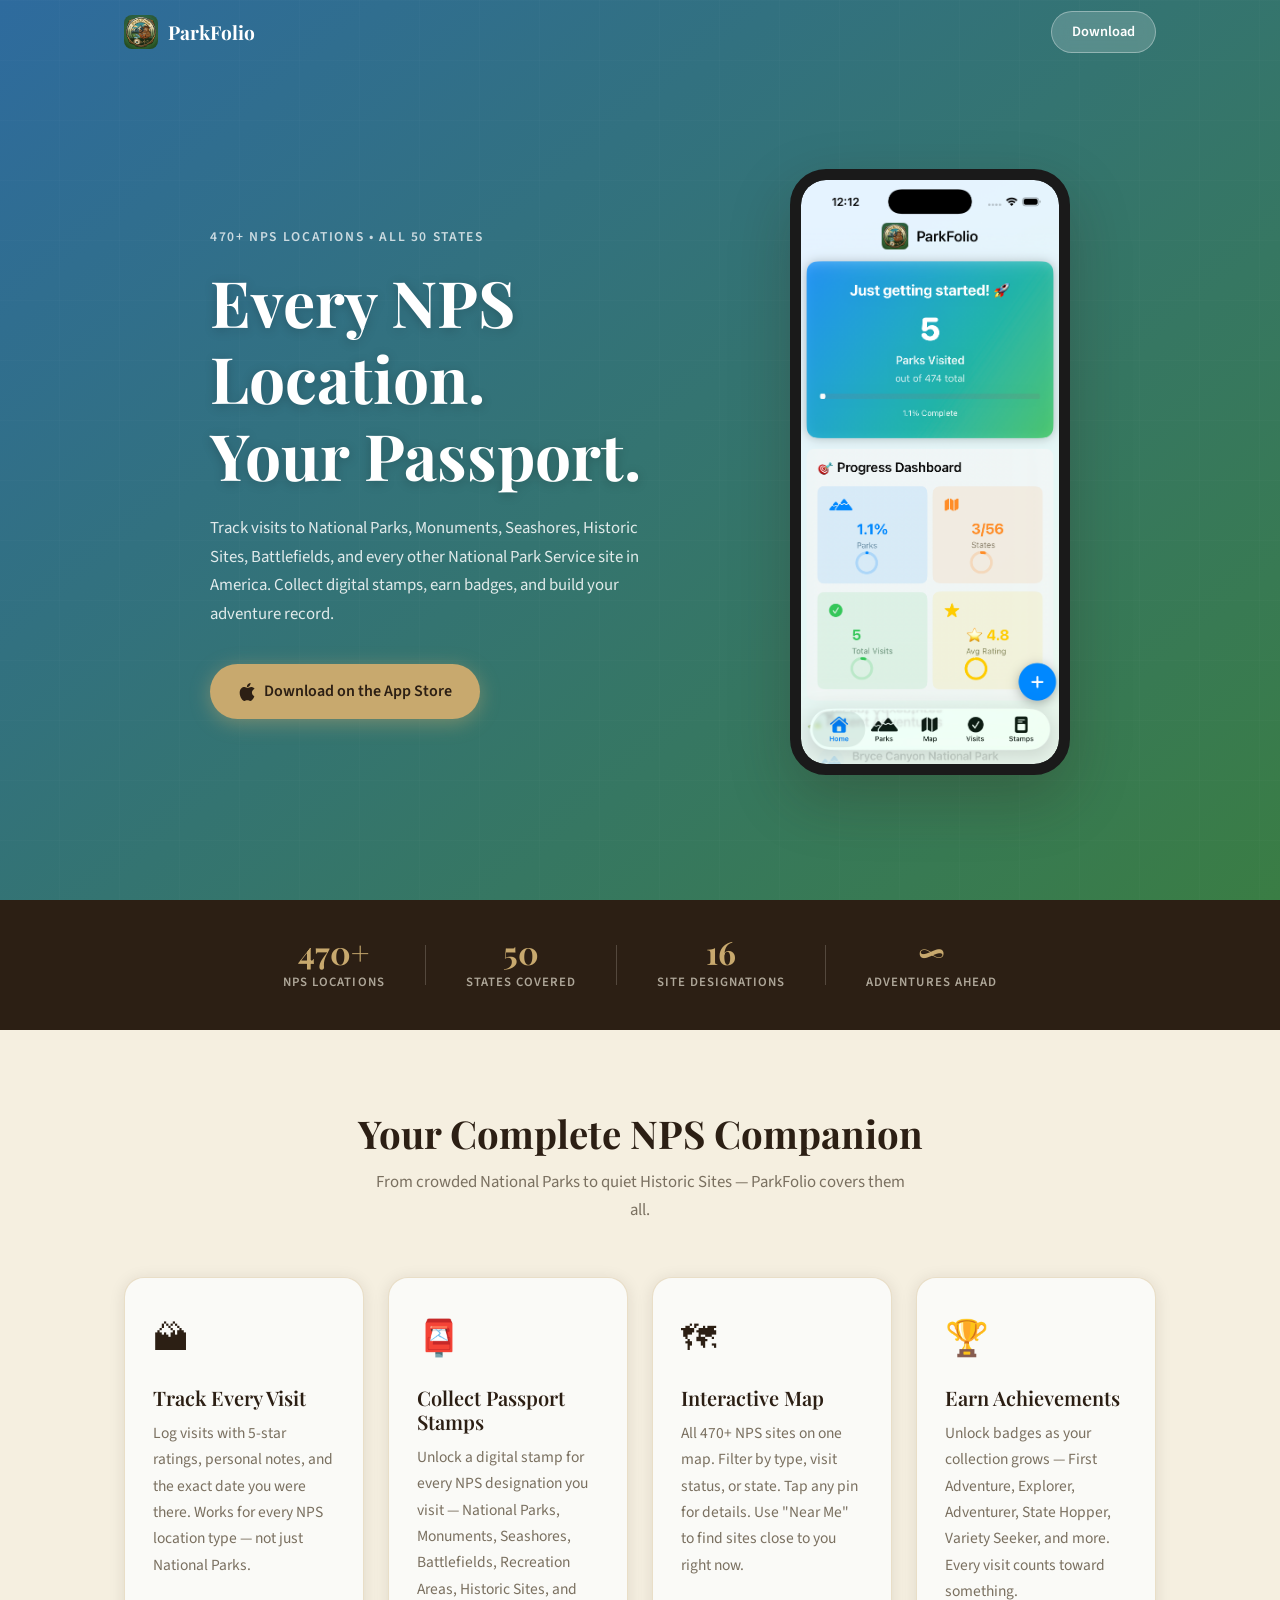
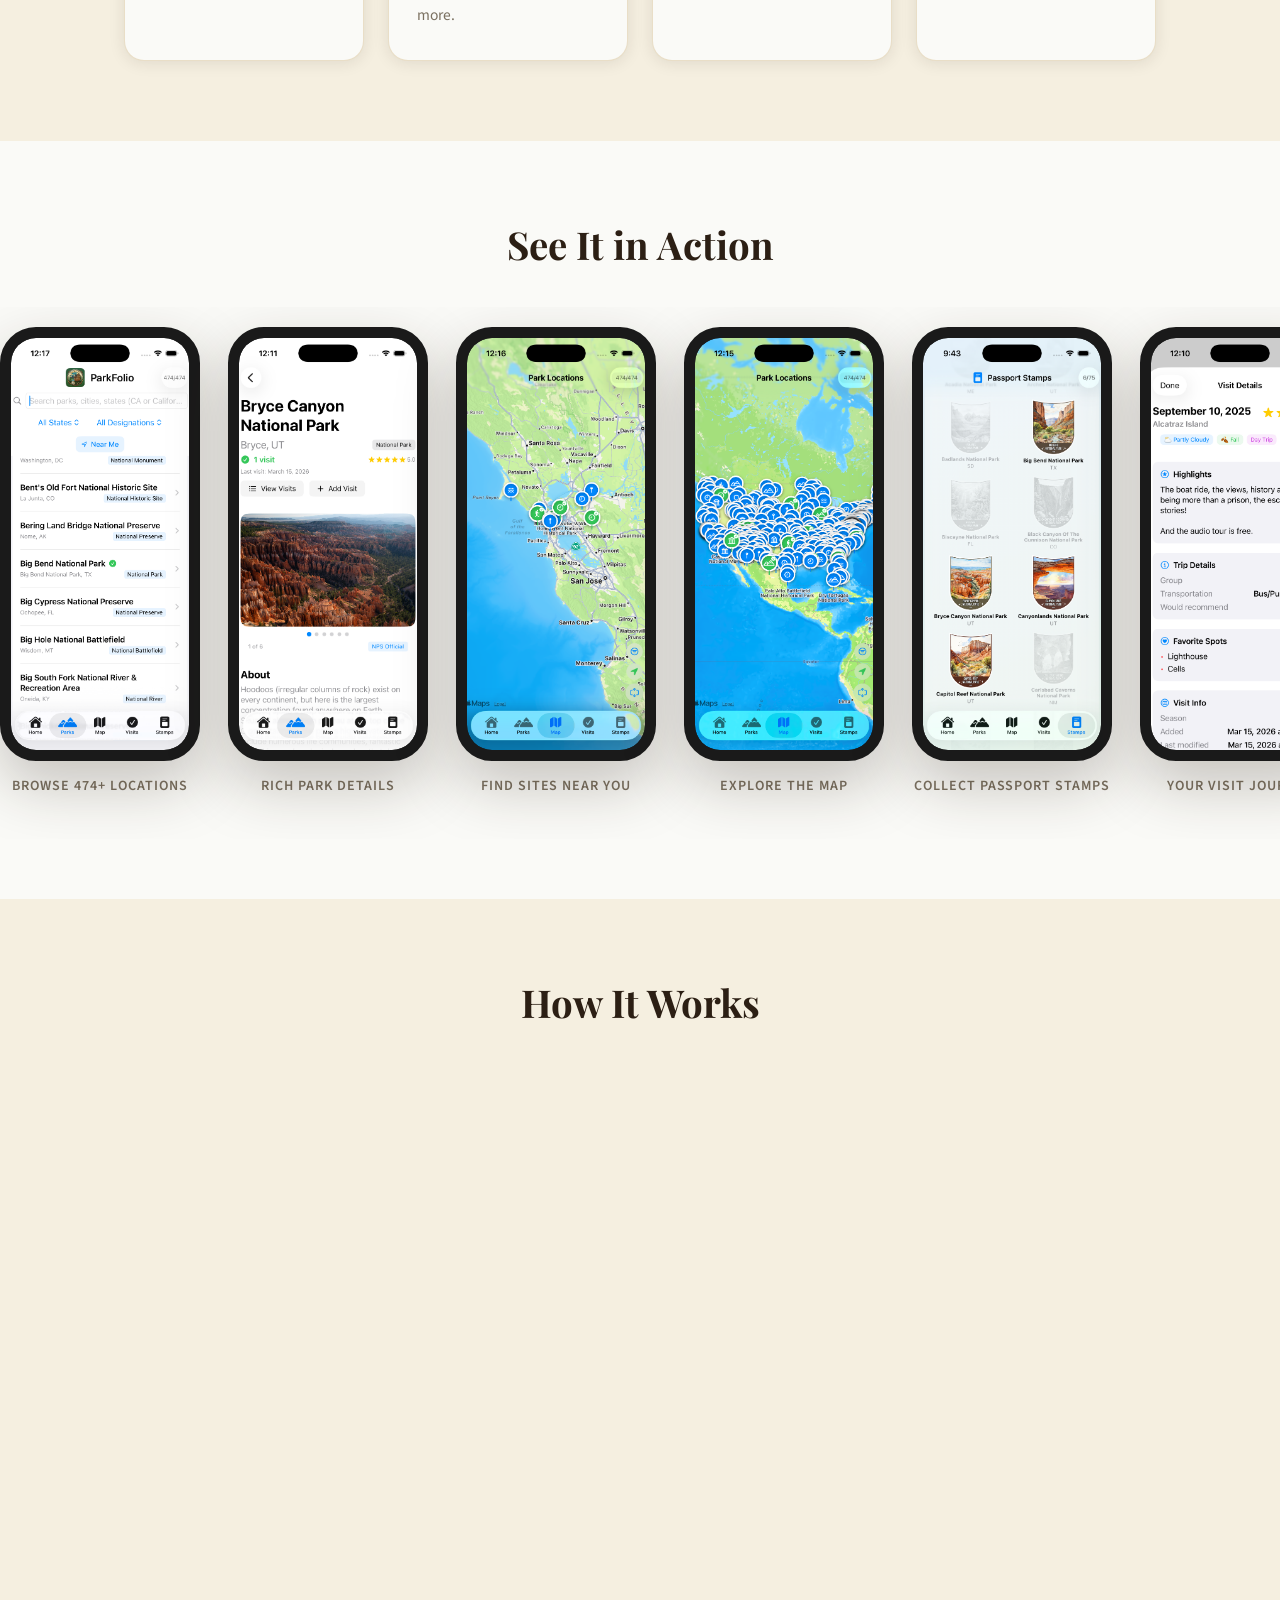
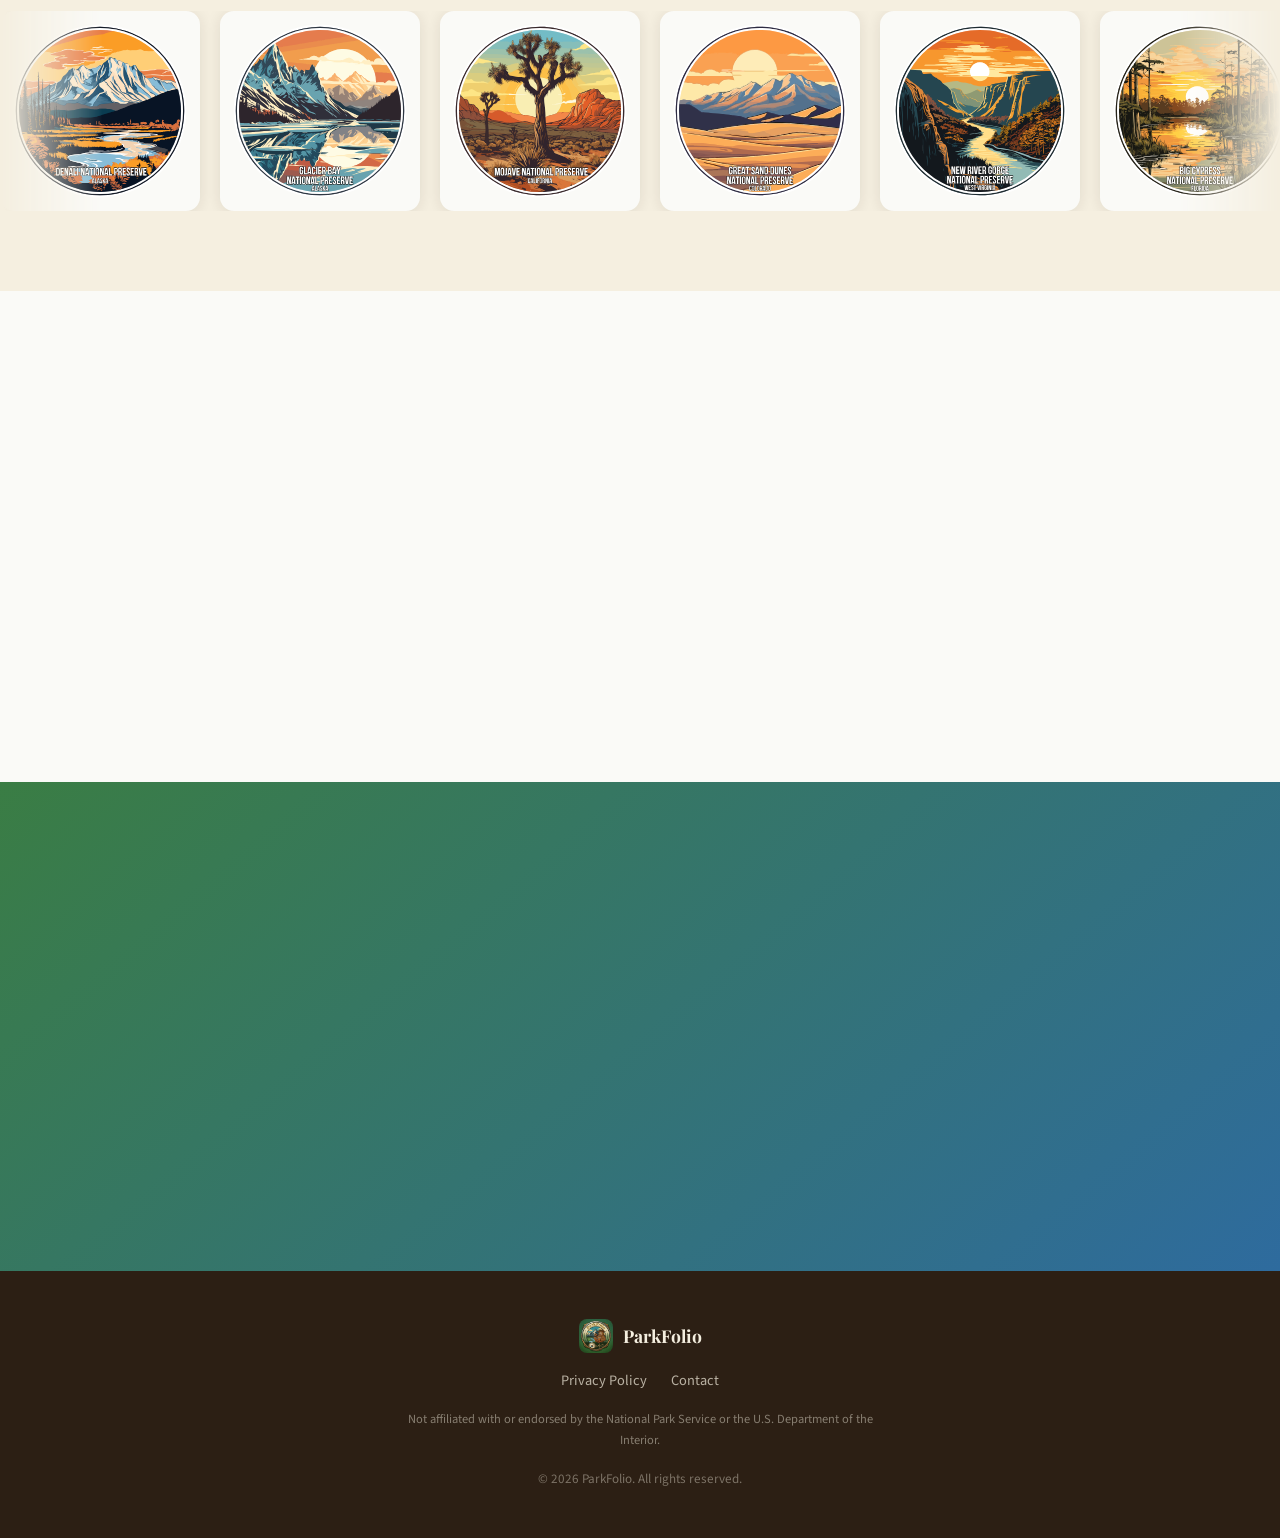
<file: index.html>
<!DOCTYPE html>
<html lang="en">
<head>
  <meta charset="UTF-8" />
  <meta name="viewport" content="width=device-width, initial-scale=1.0" />
  <title>ParkFolio — Every NPS Location. Your Passport.</title>
  <meta name="description" content="Track visits to all 470+ National Park Service locations. Collect digital passport stamps, earn achievement badges, and explore an interactive map of every NPS site in America." />
  <meta property="og:title" content="ParkFolio — Every NPS Location. Your Passport." />
  <meta property="og:description" content="Track visits to all 470+ NPS locations. Collect stamps, earn badges, explore the map." />
  <meta property="og:image" content="assets/AppImages/HomePage.png" />
  <meta property="og:type" content="website" />
  <link rel="icon" type="image/png" href="assets/logo.png" sizes="any" />
  <link rel="apple-touch-icon" href="assets/logo.png" />
  <link rel="preconnect" href="https://fonts.googleapis.com" />
  <link rel="preconnect" href="https://fonts.gstatic.com" crossorigin />
  <link href="https://fonts.googleapis.com/css2?family=Playfair+Display:wght@600;700&family=Source+Sans+3:wght@400;600&display=swap" rel="stylesheet" />
  <link rel="stylesheet" href="style.css" />
</head>
<body>

  <!-- NAV -->
  <nav class="nav" id="nav">
    <div class="nav-inner">
      <a href="#" class="nav-logo">
        <span class="nav-icon-wrap">
          <img src="assets/logo.png" alt="" class="nav-icon" id="nav-logo-img" onerror="this.style.display='none';this.nextElementSibling.style.display='flex'" />
          <span class="nav-icon-fallback" aria-hidden="true">🌲</span>
        </span>
        <span>ParkFolio</span>
      </a>
      <a href="https://apps.apple.com/us/app/parkfolio/id6759869900" class="btn btn-sm" target="_blank" rel="noopener">Download</a>
    </div>
  </nav>

  <!-- HERO -->
  <section class="hero" id="hero">
    <div class="hero-content fade-in">
      <p class="hero-eyebrow">470+ NPS Locations &bull; All 50 States</p>
      <h1 class="hero-title">Every NPS Location.<br>Your Passport.</h1>
      <p class="hero-sub">Track visits to National Parks, Monuments, Seashores, Historic Sites, Battlefields, and every other National Park Service site in America. Collect digital stamps, earn badges, and build your adventure record.</p>
      <div class="hero-ctas">
        <a href="https://apps.apple.com/us/app/parkfolio/id6759869900" class="btn btn-primary" target="_blank" rel="noopener">
          <svg class="apple-icon" viewBox="0 0 814 1000" xmlns="http://www.w3.org/2000/svg" aria-hidden="true"><path d="M788.1 340.9c-5.8 4.5-108.2 62.2-108.2 190.5 0 148.4 130.3 200.9 134.2 202.2-.6 3.2-20.7 71.9-68.7 141.9-42.8 61.6-87.5 123.1-155.5 123.1s-85.5-39.5-164-39.5c-76 0-103.7 40.8-165.9 40.8s-105-57.8-155.5-127.4C46 790.7 0 663 0 541.8c0-207.5 135.4-317.1 269-317.1 71 0 130.5 46.4 174.9 46.4 42.7 0 109.2-49 188.5-49 30.2 0 130.5 2.6 198.3 99.2zm-234-181.5c31.1-36.9 53.1-88.1 53.1-139.3 0-7.1-.6-14.3-1.9-20.1-50.6 1.9-110.8 33.7-147.1 75.8-28.5 32.4-55.1 83.6-55.1 135.5 0 7.8 1.3 15.6 1.9 18.1 3.2.6 8.4 1.3 13.6 1.3 45.4 0 102.5-30.4 135.5-71.3z"/></svg>
          Download on the App Store
        </a>
      </div>
    </div>
    <div class="hero-phone fade-in fade-in-delay">
      <div class="phone-frame">
        <img src="assets/AppImages/HomePage.png" alt="ParkFolio home screen showing park visit statistics and progress dashboard" class="phone-screen" id="hero-screenshot" />
      </div>
    </div>
  </section>

  <!-- STATS BAND -->
  <div class="stats-band">
    <div class="stats-inner">
      <div class="stat-item">
        <span class="stat-number">470+</span>
        <span class="stat-label">NPS Locations</span>
      </div>
      <div class="stat-divider"></div>
      <div class="stat-item">
        <span class="stat-number">50</span>
        <span class="stat-label">States Covered</span>
      </div>
      <div class="stat-divider"></div>
      <div class="stat-item">
        <span class="stat-number">16</span>
        <span class="stat-label">Site Designations</span>
      </div>
      <div class="stat-divider"></div>
      <div class="stat-item">
        <span class="stat-number">∞</span>
        <span class="stat-label">Adventures Ahead</span>
      </div>
    </div>
  </div>

  <!-- FEATURES -->
  <section class="section features" id="features">
    <div class="container">
      <h2 class="section-title reveal">Your Complete NPS Companion</h2>
      <p class="section-sub reveal">From crowded National Parks to quiet Historic Sites — ParkFolio covers them all.</p>
      <div class="features-grid">
        <div class="feature-card reveal">
          <div class="feature-icon">🏔</div>
          <h3>Track Every Visit</h3>
          <p>Log visits with 5-star ratings, personal notes, and the exact date you were there. Works for every NPS location type — not just National Parks.</p>
        </div>
        <div class="feature-card reveal">
          <div class="feature-icon">📮</div>
          <h3>Collect Passport Stamps</h3>
          <p>Unlock a digital stamp for every NPS designation you visit — National Parks, Monuments, Seashores, Battlefields, Recreation Areas, Historic Sites, and more.</p>
        </div>
        <div class="feature-card reveal">
          <div class="feature-icon">🗺</div>
          <h3>Interactive Map</h3>
          <p>All 470+ NPS sites on one map. Filter by type, visit status, or state. Tap any pin for details. Use "Near Me" to find sites close to you right now.</p>
        </div>
        <div class="feature-card reveal">
          <div class="feature-icon">🏆</div>
          <h3>Earn Achievements</h3>
          <p>Unlock badges as your collection grows — First Adventure, Explorer, Adventurer, State Hopper, Variety Seeker, and more. Every visit counts toward something.</p>
        </div>
      </div>
    </div>
  </section>

  <!-- SCREENSHOTS -->
  <section class="section screenshots-section" id="screenshots">
    <div class="container">
      <h2 class="section-title reveal">See It in Action</h2>
    </div>
    <div class="screenshots-scroll">
      <div class="screenshots-track">
        <figure class="screenshot-item reveal">
          <div class="phone-frame phone-sm">
            <img src="assets/AppImages/ParksList.png" alt="Parks list showing 474 NPS locations with search and filter" class="phone-screen" />
          </div>
          <figcaption>Browse 474+ locations</figcaption>
        </figure>
        <figure class="screenshot-item reveal">
          <div class="phone-frame phone-sm">
            <img src="assets/AppImages/ParkDetails.png" alt="Bryce Canyon National Park detail page with photo gallery" class="phone-screen" />
          </div>
          <figcaption>Rich park details</figcaption>
        </figure>
        <figure class="screenshot-item reveal">
          <div class="phone-frame phone-sm">
            <img src="assets/AppImages/NearMe.png" alt="Map zoomed in showing NPS sites near current location" class="phone-screen" />
          </div>
          <figcaption>Find sites near you</figcaption>
        </figure>
        <figure class="screenshot-item reveal">
          <div class="phone-frame phone-sm">
            <img src="assets/AppImages/MapView.png" alt="Interactive map showing all 474 NPS locations across the US" class="phone-screen" />
          </div>
          <figcaption>Explore the map</figcaption>
        </figure>
        <figure class="screenshot-item reveal">
          <div class="phone-frame phone-sm">
            <img src="assets/AppImages/Stamps.png" alt="Passport stamp collection grid showing earned and locked stamps" class="phone-screen" />
          </div>
          <figcaption>Collect passport stamps</figcaption>
        </figure>
        <figure class="screenshot-item reveal">
          <div class="phone-frame phone-sm">
            <img src="assets/AppImages/Visits1.png" alt="Visit details showing highlights, trip info and favorite spots" class="phone-screen" />
          </div>
          <figcaption>Your visit journal</figcaption>
        </figure>
      </div>
    </div>
  </section>

  <!-- HOW IT WORKS -->
  <section class="section how-it-works" id="how-it-works">
    <div class="container">
      <h2 class="section-title reveal">How It Works</h2>
      <div class="steps-grid">
        <div class="step reveal">
          <span class="step-number">01</span>
          <h3>Visit a Site</h3>
          <p>Browse all 470+ NPS locations on the map or search by name. Find sites near you with one tap — from famous National Parks to tucked-away Historic Sites.</p>
        </div>
        <div class="step reveal">
          <span class="step-number">02</span>
          <h3>Log Your Adventure</h3>
          <p>Rate your visit with 1–5 stars, add notes about your experience, and record the date. Takes 30 seconds. Your memory lasts forever.</p>
        </div>
        <div class="step reveal">
          <span class="step-number">03</span>
          <h3>Watch Progress Grow</h3>
          <p>Earn achievement badges, unlock passport stamps for every designation you visit, and track your state-by-state and site-by-site completion percentage.</p>
        </div>
      </div>
    </div>
  </section>

  <!-- STAMPS SHOWCASE -->
  <section class="section stamps-showcase" id="stamps">
    <div class="container">
      <h2 class="section-title reveal">Collect Every Stamp</h2>
      <p class="section-sub reveal">Earn a unique passport stamp for each NPS location you visit. From Acadia to Zion — 75 stamps and counting.</p>
    </div>
    <div class="stamps-carousel-wrap">
      <div class="stamps-carousel">
        <!-- Original set -->
        <div class="stamp-item"><img src="assets/stamps/denali.svg" alt="Denali National Preserve" /></div>
        <div class="stamp-item"><img src="assets/stamps/glacier-bay.svg" alt="Glacier Bay National Preserve" /></div>
        <div class="stamp-item"><img src="assets/stamps/mojave.svg" alt="Mojave National Preserve" /></div>
        <div class="stamp-item"><img src="assets/stamps/great-sand-dunes.svg" alt="Great Sand Dunes National Preserve" /></div>
        <div class="stamp-item"><img src="assets/stamps/new-river-gorge.svg" alt="New River Gorge National Preserve" /></div>
        <div class="stamp-item"><img src="assets/stamps/big-cypress.svg" alt="Big Cypress National Preserve" /></div>
        <div class="stamp-item"><img src="assets/stamps/wrangell.svg" alt="Wrangell–St. Elias National Preserve" /></div>
        <div class="stamp-item"><img src="assets/stamps/tallgrass-prairie.svg" alt="Tallgrass Prairie National Preserve" /></div>
        <!-- Duplicate set for seamless loop -->
        <div class="stamp-item" aria-hidden="true"><img src="assets/stamps/denali.svg" alt="" /></div>
        <div class="stamp-item" aria-hidden="true"><img src="assets/stamps/glacier-bay.svg" alt="" /></div>
        <div class="stamp-item" aria-hidden="true"><img src="assets/stamps/mojave.svg" alt="" /></div>
        <div class="stamp-item" aria-hidden="true"><img src="assets/stamps/great-sand-dunes.svg" alt="" /></div>
        <div class="stamp-item" aria-hidden="true"><img src="assets/stamps/new-river-gorge.svg" alt="" /></div>
        <div class="stamp-item" aria-hidden="true"><img src="assets/stamps/big-cypress.svg" alt="" /></div>
        <div class="stamp-item" aria-hidden="true"><img src="assets/stamps/wrangell.svg" alt="" /></div>
        <div class="stamp-item" aria-hidden="true"><img src="assets/stamps/tallgrass-prairie.svg" alt="" /></div>
      </div>
    </div>
  </section>

  <!-- ACHIEVEMENTS -->
  <section class="section achievements-section" id="achievements">
    <div class="container">
      <h2 class="section-title reveal">Earn Achievement Badges</h2>
      <p class="section-sub reveal">Every milestone has its own badge. How far will you go?</p>
      <div class="badges-grid">
        <div class="badge-card reveal">
          <div class="badge-icon unlocked">🌿</div>
          <h4>First Adventure</h4>
          <p class="badge-req">Visit your first NPS location</p>
        </div>
        <div class="badge-card reveal">
          <div class="badge-icon unlocked">🧭</div>
          <h4>Explorer</h4>
          <p class="badge-req">Visit 10 locations</p>
        </div>
        <div class="badge-card reveal">
          <div class="badge-icon">⛺</div>
          <h4>Adventurer</h4>
          <p class="badge-req">Visit 25 locations</p>
        </div>
        <div class="badge-card reveal">
          <div class="badge-icon">🗺</div>
          <h4>State Hopper</h4>
          <p class="badge-req">Visit parks in 5 states</p>
        </div>
        <div class="badge-card reveal">
          <div class="badge-icon">🌊</div>
          <h4>Variety Seeker</h4>
          <p class="badge-req">Visit 3 different site types</p>
        </div>
        <div class="badge-card reveal">
          <div class="badge-icon locked">👑</div>
          <h4>Park Master</h4>
          <p class="badge-req">Visit 50 locations</p>
        </div>
      </div>
    </div>
  </section>

  <!-- FINAL DOWNLOAD CTA -->
  <section class="section cta-section" id="download">
    <div class="cta-inner reveal">
      <div class="cta-logo-wrap">
        <img src="assets/logo.png" alt="ParkFolio" class="cta-logo" id="cta-logo" onerror="this.style.display='none';document.getElementById('cta-logo-fallback').style.display='flex'" />
        <div class="cta-logo-fallback" id="cta-logo-fallback">🌲</div>
      </div>
      <h2>Start Your Collection</h2>
      <p>Free to download. Every NPS location included. No account required.</p>
      <a href="https://apps.apple.com/us/app/parkfolio/id6759869900" class="btn btn-primary btn-lg" target="_blank" rel="noopener">
        <svg class="apple-icon" viewBox="0 0 814 1000" xmlns="http://www.w3.org/2000/svg" aria-hidden="true"><path d="M788.1 340.9c-5.8 4.5-108.2 62.2-108.2 190.5 0 148.4 130.3 200.9 134.2 202.2-.6 3.2-20.7 71.9-68.7 141.9-42.8 61.6-87.5 123.1-155.5 123.1s-85.5-39.5-164-39.5c-76 0-103.7 40.8-165.9 40.8s-105-57.8-155.5-127.4C46 790.7 0 663 0 541.8c0-207.5 135.4-317.1 269-317.1 71 0 130.5 46.4 174.9 46.4 42.7 0 109.2-49 188.5-49 30.2 0 130.5 2.6 198.3 99.2zm-234-181.5c31.1-36.9 53.1-88.1 53.1-139.3 0-7.1-.6-14.3-1.9-20.1-50.6 1.9-110.8 33.7-147.1 75.8-28.5 32.4-55.1 83.6-55.1 135.5 0 7.8 1.3 15.6 1.9 18.1 3.2.6 8.4 1.3 13.6 1.3 45.4 0 102.5-30.4 135.5-71.3z"/></svg>
        Download on the App Store
      </a>
    </div>
  </section>

  <!-- FOOTER -->
  <footer class="footer">
    <div class="footer-inner">
      <div class="footer-logo">
        <img src="assets/logo.png" alt="ParkFolio" class="footer-icon" id="footer-logo-img" />
        <span>ParkFolio</span>
      </div>
      <div class="footer-links">
        <a href="privacy.html">Privacy Policy</a>
        <a href="mailto:hello@parkfolio.app">Contact</a>
      </div>
      <p class="footer-disclaimer">Not affiliated with or endorsed by the National Park Service or the U.S. Department of the Interior.</p>
      <p class="footer-copy">&copy; 2026 ParkFolio. All rights reserved.</p>
    </div>
  </footer>

  <script src="script.js"></script>
</body>
</html>
</file>
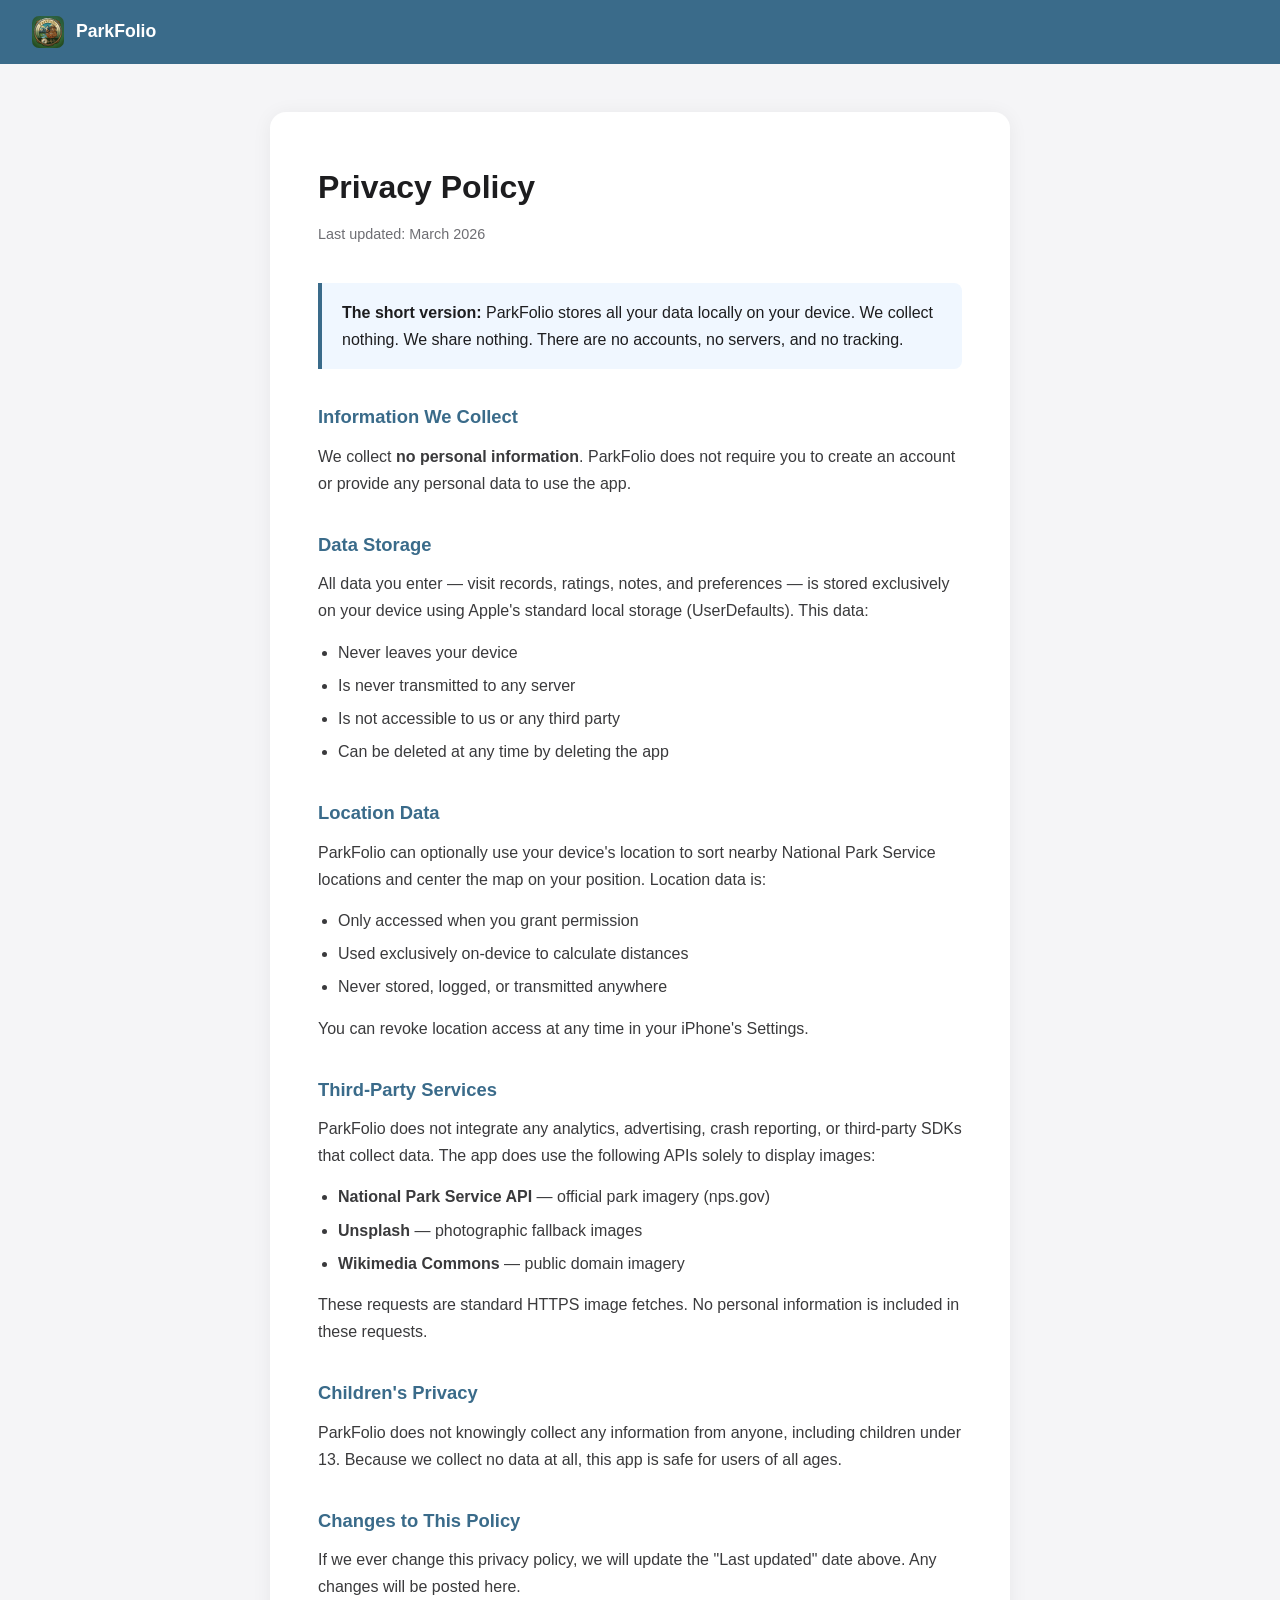
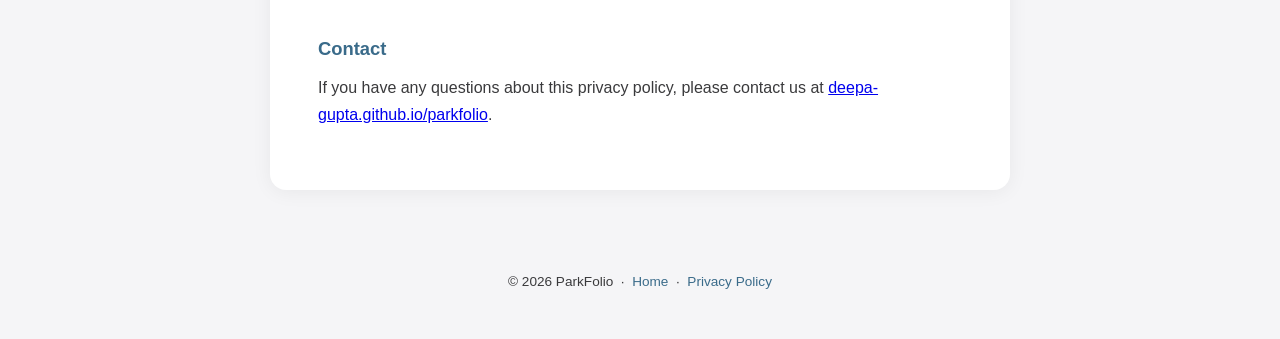
<file: privacy.html>
<!DOCTYPE html>
<html lang="en">
<head>
  <meta charset="UTF-8" />
  <meta name="viewport" content="width=device-width, initial-scale=1.0" />
  <title>Privacy Policy — ParkFolio</title>
  <link rel="icon" type="image/png" href="assets/logo.png" />
  <style>
    *, *::before, *::after { box-sizing: border-box; margin: 0; padding: 0; }
    body {
      font-family: -apple-system, BlinkMacSystemFont, "Segoe UI", sans-serif;
      background: #f5f5f7;
      color: #1d1d1f;
      line-height: 1.7;
    }
    nav {
      background: #3a6b8a;
      padding: 16px 32px;
      display: flex;
      align-items: center;
      gap: 12px;
    }
    nav img { width: 32px; height: 32px; border-radius: 7px; }
    nav a { color: #fff; text-decoration: none; font-weight: 700; font-size: 1.1rem; }
    .container {
      max-width: 740px;
      margin: 48px auto;
      background: #fff;
      border-radius: 16px;
      padding: 48px;
      box-shadow: 0 2px 20px rgba(0,0,0,0.06);
    }
    h1 { font-size: 2rem; margin-bottom: 8px; }
    .updated { color: #6e6e73; font-size: 0.9rem; margin-bottom: 36px; }
    h2 { font-size: 1.15rem; font-weight: 700; margin: 32px 0 10px; color: #3a6b8a; }
    p { margin-bottom: 14px; color: #3a3a3c; }
    ul { margin: 0 0 14px 20px; color: #3a3a3c; }
    ul li { margin-bottom: 6px; }
    .highlight {
      background: #f0f7ff;
      border-left: 4px solid #3a6b8a;
      padding: 16px 20px;
      border-radius: 0 8px 8px 0;
      margin: 20px 0;
    }
    footer {
      text-align: center;
      padding: 32px;
      color: #6e6e73;
      font-size: 0.85rem;
    }
    footer a { color: #3a6b8a; text-decoration: none; }
  </style>
</head>
<body>

<nav>
  <img src="assets/logo.png" alt="ParkFolio" />
  <a href="index.html">ParkFolio</a>
</nav>

<div class="container">
  <h1>Privacy Policy</h1>
  <p class="updated">Last updated: March 2026</p>

  <div class="highlight">
    <strong>The short version:</strong> ParkFolio stores all your data locally on your device. We collect nothing. We share nothing. There are no accounts, no servers, and no tracking.
  </div>

  <h2>Information We Collect</h2>
  <p>We collect <strong>no personal information</strong>. ParkFolio does not require you to create an account or provide any personal data to use the app.</p>

  <h2>Data Storage</h2>
  <p>All data you enter — visit records, ratings, notes, and preferences — is stored exclusively on your device using Apple's standard local storage (UserDefaults). This data:</p>
  <ul>
    <li>Never leaves your device</li>
    <li>Is never transmitted to any server</li>
    <li>Is not accessible to us or any third party</li>
    <li>Can be deleted at any time by deleting the app</li>
  </ul>

  <h2>Location Data</h2>
  <p>ParkFolio can optionally use your device's location to sort nearby National Park Service locations and center the map on your position. Location data is:</p>
  <ul>
    <li>Only accessed when you grant permission</li>
    <li>Used exclusively on-device to calculate distances</li>
    <li>Never stored, logged, or transmitted anywhere</li>
  </ul>
  <p>You can revoke location access at any time in your iPhone's Settings.</p>

  <h2>Third-Party Services</h2>
  <p>ParkFolio does not integrate any analytics, advertising, crash reporting, or third-party SDKs that collect data. The app does use the following APIs solely to display images:</p>
  <ul>
    <li><strong>National Park Service API</strong> — official park imagery (nps.gov)</li>
    <li><strong>Unsplash</strong> — photographic fallback images</li>
    <li><strong>Wikimedia Commons</strong> — public domain imagery</li>
  </ul>
  <p>These requests are standard HTTPS image fetches. No personal information is included in these requests.</p>

  <h2>Children's Privacy</h2>
  <p>ParkFolio does not knowingly collect any information from anyone, including children under 13. Because we collect no data at all, this app is safe for users of all ages.</p>

  <h2>Changes to This Policy</h2>
  <p>If we ever change this privacy policy, we will update the "Last updated" date above. Any changes will be posted here.</p>

  <h2>Contact</h2>
  <p>If you have any questions about this privacy policy, please contact us at <a href="https://deepa-gupta.github.io/parkfolio">deepa-gupta.github.io/parkfolio</a>.</p>
</div>

<footer>
  <p>&copy; 2026 ParkFolio &nbsp;·&nbsp; <a href="index.html">Home</a> &nbsp;·&nbsp; <a href="privacy.html">Privacy Policy</a></p>
</footer>

</body>
</html>
</file>
<file: style.css>
/* ============================================================
   ParkFolio — Marketing Site Styles
   Nature/outdoorsy theme: sky blue, forest green, parchment, tan
   ============================================================ */

:root {
  --sky-blue: #4A90C4;
  --forest-green: #3A7D44;
  --golden-tan: #C8A96E;
  --bark-brown: #2C1F14;
  --parchment: #F5EFE0;
  --off-white: #FAFAF7;
  --trail-gray: #7A7060;
  --white: #ffffff;

  --hero-gradient: linear-gradient(140deg, #2E6B9E 0%, #3A7D44 100%);
  --cta-gradient: linear-gradient(140deg, #3A7D44 0%, #2E6B9E 100%);

  --radius-sm: 8px;
  --radius-md: 14px;
  --radius-lg: 20px;
  --radius-phone: 36px;

  --shadow-card: 0 2px 16px rgba(44, 31, 20, 0.10);
  --shadow-phone: 0 24px 60px rgba(44, 31, 20, 0.25);

  --font-heading: 'Playfair Display', Georgia, serif;
  --font-body: 'Source Sans 3', system-ui, sans-serif;

  --nav-height: 64px;
  --content-max: 1080px;
}

/* ---- Reset ---- */
*, *::before, *::after { box-sizing: border-box; margin: 0; padding: 0; }
html { scroll-behavior: smooth; }
img { display: block; max-width: 100%; }
a { color: inherit; text-decoration: none; }

body {
  font-family: var(--font-body);
  font-size: 1.05rem;
  line-height: 1.7;
  color: var(--bark-brown);
  background: var(--off-white);
}

/* ---- Typography ---- */
h1, h2, h3, h4 { font-family: var(--font-heading); line-height: 1.2; }
h1 { font-size: clamp(2.4rem, 5.5vw, 4rem); font-weight: 700; }
h2 { font-size: clamp(1.7rem, 3.5vw, 2.4rem); font-weight: 700; }
h3 { font-size: 1.25rem; font-weight: 600; }
h4 { font-size: 1rem; font-weight: 600; }

/* ---- Layout ---- */
.container {
  max-width: var(--content-max);
  margin: 0 auto;
  padding: 0 24px;
}

.section {
  padding: 80px 0;
}

/* ---- Buttons ---- */
.btn {
  display: inline-flex;
  align-items: center;
  gap: 8px;
  font-family: var(--font-body);
  font-weight: 600;
  border-radius: 50px;
  cursor: pointer;
  transition: transform 0.15s ease, box-shadow 0.15s ease, opacity 0.15s ease;
  border: none;
  white-space: nowrap;
}

.btn:hover { transform: translateY(-2px); }
.btn:active { transform: translateY(0); opacity: 0.9; }

.btn-primary {
  background: var(--golden-tan);
  color: var(--bark-brown);
  padding: 14px 28px;
  font-size: 1rem;
  box-shadow: 0 4px 20px rgba(200, 169, 110, 0.45);
}

.btn-primary:hover {
  box-shadow: 0 8px 28px rgba(200, 169, 110, 0.55);
}

.btn-sm {
  background: rgba(255,255,255,0.18);
  color: var(--white);
  padding: 8px 20px;
  font-size: 0.9rem;
  border: 1px solid rgba(255,255,255,0.35);
  backdrop-filter: blur(8px);
}

.btn-lg {
  padding: 16px 36px;
  font-size: 1.1rem;
}

.apple-icon {
  width: 18px;
  height: 18px;
  fill: currentColor;
  flex-shrink: 0;
}

/* ---- Nav ---- */
.nav {
  position: fixed;
  top: 0;
  left: 0;
  right: 0;
  z-index: 100;
  height: var(--nav-height);
  background: transparent;
  transition: background 0.3s ease, backdrop-filter 0.3s ease, box-shadow 0.3s ease;
}

.nav.scrolled {
  background: rgba(46, 107, 158, 0.92);
  backdrop-filter: blur(12px);
  box-shadow: 0 1px 0 rgba(255,255,255,0.1);
}

.nav-inner {
  max-width: var(--content-max);
  margin: 0 auto;
  padding: 0 24px;
  height: 100%;
  display: flex;
  align-items: center;
  justify-content: space-between;
}

.nav-logo {
  display: flex;
  align-items: center;
  gap: 10px;
  font-family: var(--font-heading);
  font-size: 1.2rem;
  font-weight: 700;
  color: var(--white);
}

.nav-icon-wrap {
  position: relative;
  width: 34px;
  height: 34px;
  flex-shrink: 0;
}

.nav-icon {
  width: 34px;
  height: 34px;
  border-radius: 8px;
  object-fit: cover;
  position: absolute;
  inset: 0;
}

.nav-icon-fallback {
  width: 34px;
  height: 34px;
  border-radius: 8px;
  background: rgba(255,255,255,0.18);
  display: none;
  align-items: center;
  justify-content: center;
  font-size: 1.1rem;
}

.cta-logo-wrap {
  position: relative;
  width: 80px;
  height: 80px;
  margin: 0 auto 24px;
}

.cta-logo {
  width: 80px;
  height: 80px;
  border-radius: 18px;
  object-fit: cover;
  box-shadow: 0 8px 24px rgba(0,0,0,0.25);
}

.cta-logo-fallback {
  display: none;
  width: 80px;
  height: 80px;
  border-radius: 18px;
  background: rgba(255,255,255,0.18);
  align-items: center;
  justify-content: center;
  font-size: 2.5rem;
  box-shadow: 0 8px 24px rgba(0,0,0,0.25);
}

/* ---- Hero ---- */
.hero {
  min-height: 100svh;
  background: var(--hero-gradient);
  display: flex;
  align-items: center;
  justify-content: center;
  gap: 60px;
  padding: calc(var(--nav-height) + 40px) 24px 60px;
  position: relative;
  overflow: hidden;
}

/* Subtle topographic texture */
.hero::before {
  content: '';
  position: absolute;
  inset: 0;
  background-image:
    repeating-linear-gradient(
      0deg,
      transparent,
      transparent 59px,
      rgba(255,255,255,0.03) 60px
    ),
    repeating-linear-gradient(
      90deg,
      transparent,
      transparent 59px,
      rgba(255,255,255,0.03) 60px
    );
  pointer-events: none;
}

.hero-content {
  max-width: 520px;
  color: var(--white);
  position: relative;
}

.hero-eyebrow {
  font-family: var(--font-body);
  font-size: 0.85rem;
  font-weight: 600;
  letter-spacing: 0.12em;
  text-transform: uppercase;
  color: rgba(255,255,255,0.75);
  margin-bottom: 16px;
}

.hero-title {
  color: var(--white);
  margin-bottom: 20px;
  text-shadow: 0 2px 12px rgba(0,0,0,0.2);
}

.hero-sub {
  font-size: 1.05rem;
  color: rgba(255,255,255,0.85);
  margin-bottom: 36px;
  max-width: 440px;
}

.hero-ctas {
  display: flex;
  gap: 12px;
  flex-wrap: wrap;
}

/* Phone frame */
.hero-phone {
  position: relative;
  flex-shrink: 0;
}

.phone-frame {
  position: relative;
  border: 11px solid #1a1a1a;
  border-radius: var(--radius-phone);
  overflow: hidden;
  box-shadow: var(--shadow-phone);
  background: #1a1a1a;
  width: 280px;
  aspect-ratio: 9/19.5;
}

.phone-frame.phone-sm {
  width: 200px;
}

.phone-screen {
  width: 100%;
  height: 100%;
  object-fit: cover;
  display: block;
  border-radius: calc(var(--radius-phone) - 11px);
}

/* Hide real image and show placeholder until screenshot exists */
.phone-screen {
  position: absolute;
  inset: 0;
}

.phone-placeholder {
  position: absolute;
  inset: 0;
  display: flex;
  flex-direction: column;
  align-items: center;
  justify-content: center;
  background: #1a2a3a;
  color: rgba(255,255,255,0.5);
  font-size: 0.8rem;
  gap: 6px;
  border-radius: calc(var(--radius-phone) - 11px);
}

.phone-placeholder span { font-size: 2rem; }

/* When a real screenshot loads, hide the placeholder */
.phone-screen[src]:not([src=""])  + .phone-placeholder,
.phone-screen[src*="screenshot"]  + .phone-placeholder { display: none; }

/* ---- Stats Band ---- */
.stats-band {
  background: var(--bark-brown);
  color: var(--parchment);
  padding: 28px 24px;
}

.stats-inner {
  max-width: var(--content-max);
  margin: 0 auto;
  display: flex;
  align-items: center;
  justify-content: center;
  gap: 0;
  flex-wrap: wrap;
}

.stat-item {
  display: flex;
  flex-direction: column;
  align-items: center;
  padding: 8px 40px;
}

.stat-number {
  font-family: var(--font-heading);
  font-size: 2rem;
  font-weight: 700;
  color: var(--golden-tan);
  line-height: 1;
}

.stat-label {
  font-size: 0.8rem;
  font-weight: 600;
  letter-spacing: 0.08em;
  text-transform: uppercase;
  color: rgba(245, 239, 224, 0.65);
  margin-top: 4px;
}

.stat-divider {
  width: 1px;
  height: 40px;
  background: rgba(245, 239, 224, 0.2);
}

/* ---- Features ---- */
.features {
  background: var(--parchment);
}

.section-title {
  text-align: center;
  color: var(--bark-brown);
  margin-bottom: 12px;
}

.section-sub {
  text-align: center;
  color: var(--trail-gray);
  max-width: 540px;
  margin: 0 auto 52px;
  font-size: 1.05rem;
}

.features-grid {
  display: grid;
  grid-template-columns: repeat(auto-fit, minmax(240px, 1fr));
  gap: 24px;
}

.feature-card {
  background: var(--off-white);
  border: 1px solid rgba(200, 169, 110, 0.35);
  border-radius: var(--radius-lg);
  padding: 32px 28px;
  box-shadow: var(--shadow-card);
  transition: transform 0.2s ease, box-shadow 0.2s ease;
}

.feature-card:hover {
  transform: translateY(-4px);
  box-shadow: 0 8px 32px rgba(44, 31, 20, 0.14);
}

.feature-icon {
  font-size: 2.2rem;
  margin-bottom: 16px;
}

.feature-card h3 {
  color: var(--bark-brown);
  margin-bottom: 10px;
}

.feature-card p {
  color: var(--trail-gray);
  font-size: 0.97rem;
}

/* ---- Screenshots ---- */
.screenshots-section {
  background: var(--off-white);
  overflow: hidden;
  padding-bottom: 60px;
}

.screenshots-section .section-title {
  margin-bottom: 40px;
}

.screenshots-scroll {
  overflow-x: auto;
  -webkit-overflow-scrolling: touch;
  scroll-snap-type: x mandatory;
  scrollbar-width: none;
  padding: 20px 0 40px;
}

.screenshots-scroll::-webkit-scrollbar { display: none; }

.screenshots-track {
  display: flex;
  gap: 28px;
  padding: 0 max(24px, calc((100vw - var(--content-max)) / 2 + 24px));
  width: max-content;
}

.screenshot-item {
  display: flex;
  flex-direction: column;
  align-items: center;
  gap: 14px;
  scroll-snap-align: start;
  flex-shrink: 0;
}

.screenshot-item figcaption {
  font-size: 0.88rem;
  font-weight: 600;
  color: var(--trail-gray);
  text-transform: uppercase;
  letter-spacing: 0.07em;
}

/* ---- How It Works ---- */
.how-it-works {
  background: var(--parchment);
}

.steps-grid {
  display: grid;
  grid-template-columns: repeat(auto-fit, minmax(240px, 1fr));
  gap: 40px;
  margin-top: 52px;
}

.step {
  padding-left: 24px;
  border-left: 3px solid var(--golden-tan);
}

.step-number {
  font-family: var(--font-heading);
  font-size: 3.5rem;
  font-weight: 700;
  color: var(--golden-tan);
  line-height: 1;
  display: block;
  margin-bottom: 12px;
}

.step h3 {
  color: var(--bark-brown);
  margin-bottom: 10px;
}

.step p {
  color: var(--trail-gray);
  font-size: 0.97rem;
}

/* ---- Stamps Carousel ---- */
.stamps-showcase {
  background: var(--parchment);
  overflow: hidden;
}

.stamps-carousel-wrap {
  margin-top: 48px;
  /* Fade edges */
  mask-image: linear-gradient(to right, transparent 0%, black 8%, black 92%, transparent 100%);
  -webkit-mask-image: linear-gradient(to right, transparent 0%, black 8%, black 92%, transparent 100%);
}

.stamps-carousel {
  display: flex;
  gap: 20px;
  width: max-content;
  animation: stampScroll 28s linear infinite;
}

.stamps-carousel:hover {
  animation-play-state: paused;
}

@keyframes stampScroll {
  0%   { transform: translateX(0); }
  100% { transform: translateX(-50%); }
}

.stamp-item {
  flex-shrink: 0;
  width: 200px;
  height: 200px;
  border-radius: var(--radius-md);
  overflow: hidden;
  box-shadow: var(--shadow-card);
  background: var(--off-white);
  transition: transform 0.2s ease, box-shadow 0.2s ease;
}

.stamp-item:hover {
  transform: scale(1.06);
  box-shadow: 0 8px 32px rgba(44, 31, 20, 0.18);
}

.stamp-item img {
  width: 100%;
  height: 100%;
  object-fit: contain;
  padding: 12px;
}

@media (max-width: 600px) {
  .stamp-item { width: 140px; height: 140px; }
  .stamps-carousel { gap: 14px; }
}

/* ---- Achievements ---- */
.achievements-section {
  background: var(--off-white);
}

.badges-grid {
  display: grid;
  grid-template-columns: repeat(auto-fit, minmax(150px, 1fr));
  gap: 20px;
  margin-top: 48px;
}

.badge-card {
  background: var(--parchment);
  border: 1px solid rgba(200, 169, 110, 0.3);
  border-radius: var(--radius-md);
  padding: 24px 16px;
  text-align: center;
  box-shadow: var(--shadow-card);
  transition: transform 0.2s ease;
}

.badge-card:hover { transform: translateY(-3px); }

.badge-icon {
  font-size: 2.4rem;
  margin-bottom: 10px;
}

.badge-icon.locked {
  filter: grayscale(1);
  opacity: 0.45;
}

.badge-icon.unlocked {
  filter: drop-shadow(0 2px 8px rgba(92, 158, 74, 0.4));
}

.badge-card h4 {
  color: var(--bark-brown);
  margin-bottom: 4px;
}

.badge-req {
  font-size: 0.8rem;
  color: var(--trail-gray);
}

/* ---- CTA Section ---- */
.cta-section {
  background: var(--cta-gradient);
  text-align: center;
  padding: 100px 24px;
}

.cta-inner {
  max-width: 560px;
  margin: 0 auto;
  color: var(--white);
}


.cta-inner h2 {
  color: var(--white);
  margin-bottom: 12px;
}

.cta-inner p {
  color: rgba(255,255,255,0.8);
  margin-bottom: 36px;
  font-size: 1.05rem;
}

/* ---- Footer ---- */
.footer {
  background: var(--bark-brown);
  color: rgba(245, 239, 224, 0.7);
  padding: 48px 24px;
}

.footer-inner {
  max-width: var(--content-max);
  margin: 0 auto;
  display: flex;
  flex-direction: column;
  align-items: center;
  gap: 16px;
  text-align: center;
}

.footer-icon {
  width: 34px;
  height: 34px;
  border-radius: 8px;
  object-fit: cover;
  flex-shrink: 0;
}

.footer-logo {
  display: flex;
  align-items: center;
  gap: 10px;
  font-family: var(--font-heading);
  font-size: 1.1rem;
  font-weight: 700;
  color: var(--parchment);
}

.footer-links {
  display: flex;
  gap: 24px;
  font-size: 0.9rem;
}

.footer-links a {
  color: rgba(245, 239, 224, 0.7);
  transition: color 0.15s;
}

.footer-links a:hover { color: var(--golden-tan); }

.footer-disclaimer {
  font-size: 0.78rem;
  max-width: 480px;
  color: rgba(245, 239, 224, 0.45);
}

.footer-copy {
  font-size: 0.82rem;
  color: rgba(245, 239, 224, 0.4);
}

/* ---- Scroll Reveal Animations ---- */
.fade-in {
  opacity: 0;
  transform: translateY(24px);
  animation: fadeInUp 0.7s ease forwards;
}

.fade-in-delay {
  animation-delay: 0.2s;
}

@keyframes fadeInUp {
  to {
    opacity: 1;
    transform: translateY(0);
  }
}

.reveal {
  opacity: 0;
  transform: translateY(28px);
  transition: opacity 0.6s ease, transform 0.6s ease;
}

.reveal.visible {
  opacity: 1;
  transform: translateY(0);
}

/* Stagger children of a grid */
.features-grid .reveal:nth-child(2) { transition-delay: 0.08s; }
.features-grid .reveal:nth-child(3) { transition-delay: 0.16s; }
.features-grid .reveal:nth-child(4) { transition-delay: 0.24s; }

.steps-grid .reveal:nth-child(2) { transition-delay: 0.1s; }
.steps-grid .reveal:nth-child(3) { transition-delay: 0.2s; }

.badges-grid .reveal:nth-child(2) { transition-delay: 0.06s; }
.badges-grid .reveal:nth-child(3) { transition-delay: 0.12s; }
.badges-grid .reveal:nth-child(4) { transition-delay: 0.18s; }
.badges-grid .reveal:nth-child(5) { transition-delay: 0.24s; }
.badges-grid .reveal:nth-child(6) { transition-delay: 0.30s; }

/* ---- Responsive ---- */
@media (max-width: 820px) {
  .hero {
    flex-direction: column;
    text-align: center;
    padding-top: calc(var(--nav-height) + 48px);
    gap: 40px;
  }

  .hero-content { max-width: 100%; }
  .hero-sub { margin-left: auto; margin-right: auto; }
  .hero-ctas { justify-content: center; }

  .hero-phone { order: -1; }
  .phone-frame { width: 220px; }

  .stat-item { padding: 8px 20px; }
  .stat-divider { display: none; }

  .stats-inner { gap: 8px; }
}

@media (max-width: 540px) {
  .section { padding: 60px 0; }
  .hero { min-height: 100svh; }

  .stat-item { padding: 6px 16px; }
  .stat-number { font-size: 1.6rem; }

  .features-grid { grid-template-columns: 1fr; }
  .steps-grid { grid-template-columns: 1fr; }
  .badges-grid { grid-template-columns: repeat(2, 1fr); }
}
</file>
